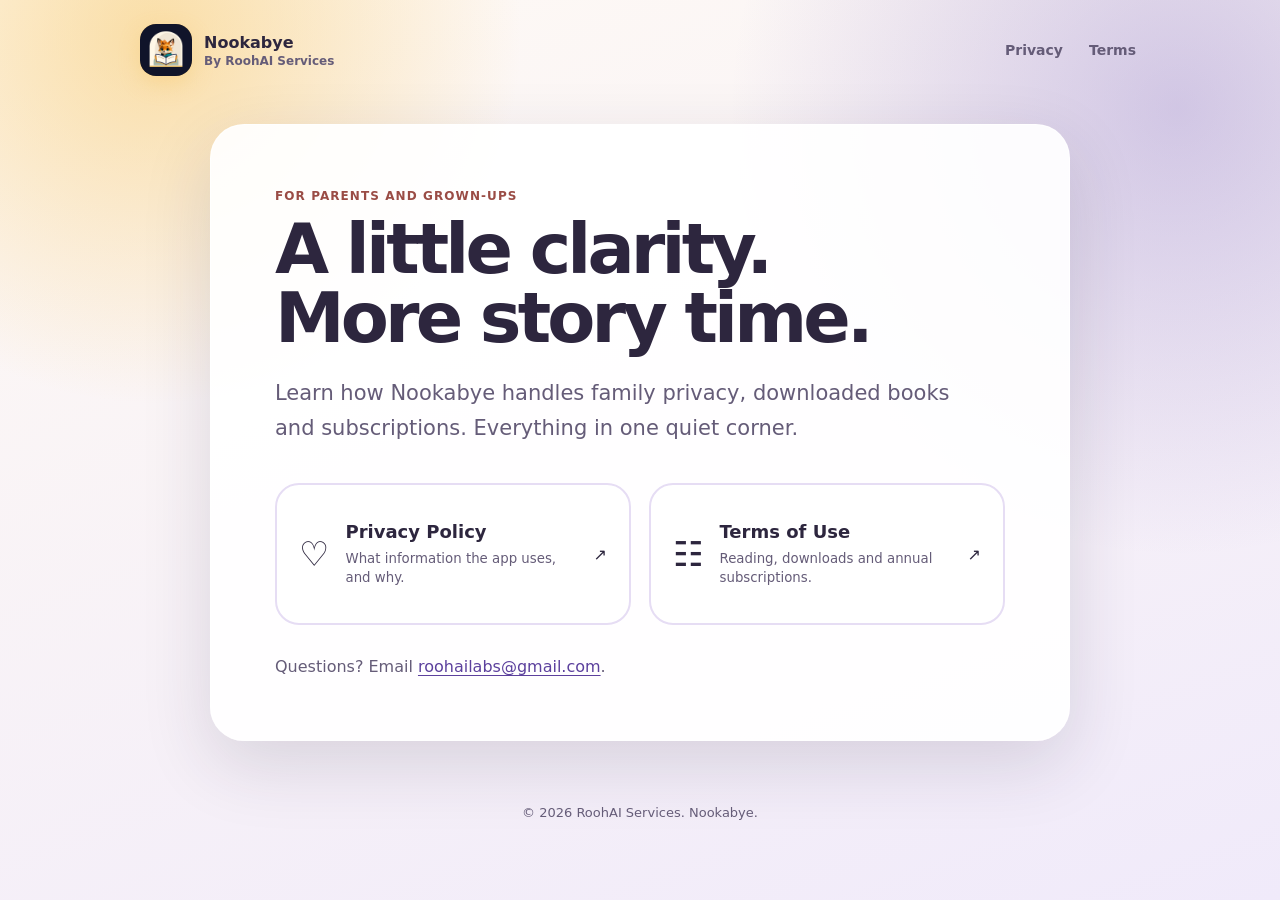
<file: index.html>
<!doctype html>
<html lang="en">
  <head>
    <meta charset="UTF-8" />
    <meta name="viewport" content="width=device-width, initial-scale=1" />
    <meta name="theme-color" content="#6950b5" />
    <meta name="description" content="Privacy Policy and Terms of Use for Nookabye, by RoohAI Services." />
    <link rel="icon" type="image/png" href="assets/fox-icon.png" />
    <link rel="stylesheet" href="styles.css" />
    <title>Nookabye — Privacy &amp; Terms</title>
  </head>
  <body>
    <a class="skip-link" href="#main">Skip to content</a>
    <header class="site-header">
      <a class="brand" href="index.html" aria-label="Nookabye legal home">
        <img class="brand-mark" src="assets/fox-icon.png" alt="" width="52" height="52" />
        <span><strong>Nookabye</strong><small>By RoohAI Services</small></span>
      </a>
      <nav class="header-links" aria-label="Legal pages">
        <a href="privacy.html">Privacy</a>
        <a href="terms.html">Terms</a>
      </nav>
    </header>
    <main id="main" class="home-card">
      <p class="eyebrow">For parents and grown-ups</p>
      <h1>A little clarity.<br />More story time.</h1>
      <p class="intro">Learn how Nookabye handles family privacy, downloaded books and subscriptions. Everything in one quiet corner.</p>
      <nav class="policy-links" aria-label="Legal documents">
        <a class="policy-link" href="privacy.html">
          <span class="policy-icon" aria-hidden="true">♡</span>
          <span><strong>Privacy Policy</strong><small>What information the app uses, and why.</small></span>
          <span aria-hidden="true">↗</span>
        </a>
        <a class="policy-link" href="terms.html">
          <span class="policy-icon" aria-hidden="true">☷</span>
          <span><strong>Terms of Use</strong><small>Reading, downloads and annual subscriptions.</small></span>
          <span aria-hidden="true">↗</span>
        </a>
      </nav>
      <p class="contact-line">Questions? Email <a href="mailto:roohailabs@gmail.com">roohailabs@gmail.com</a>.</p>
    </main>
    <footer>© 2026 RoohAI Services. Nookabye.</footer>
  </body>
</html>
</file>
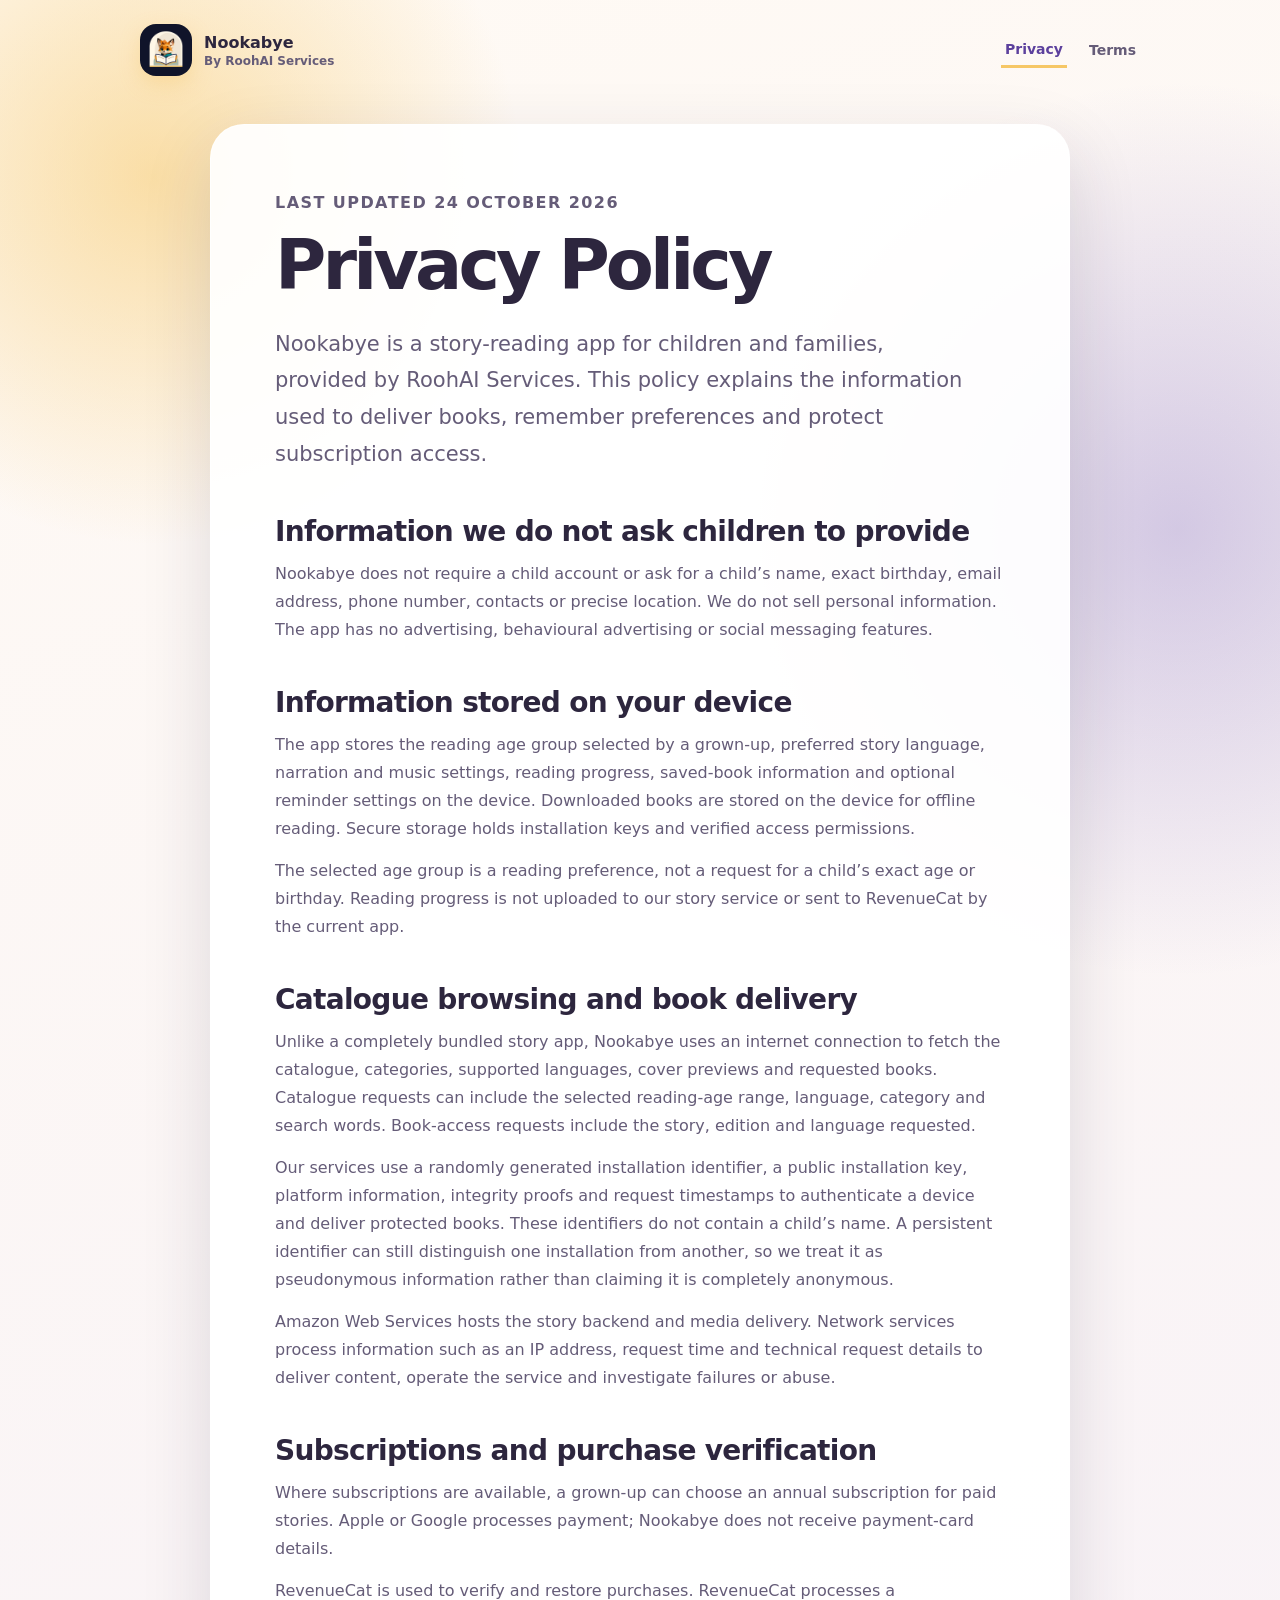
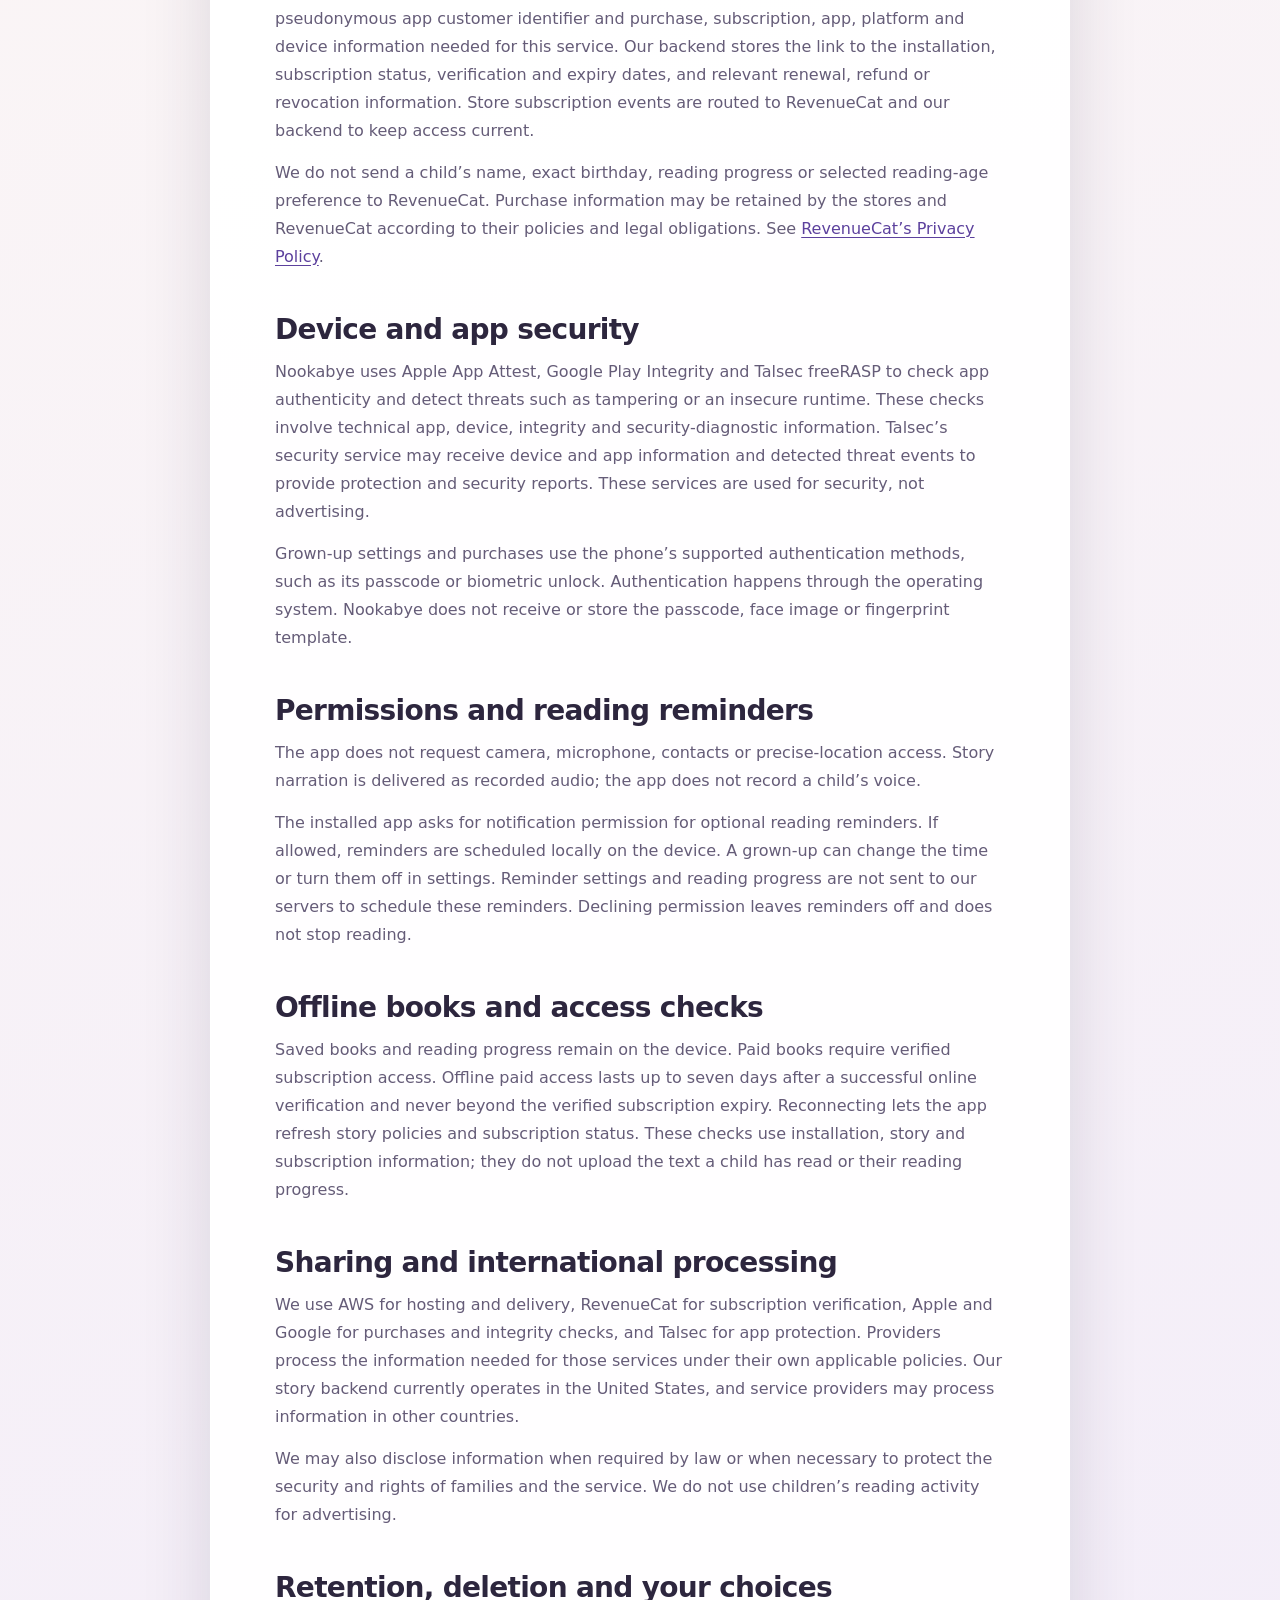
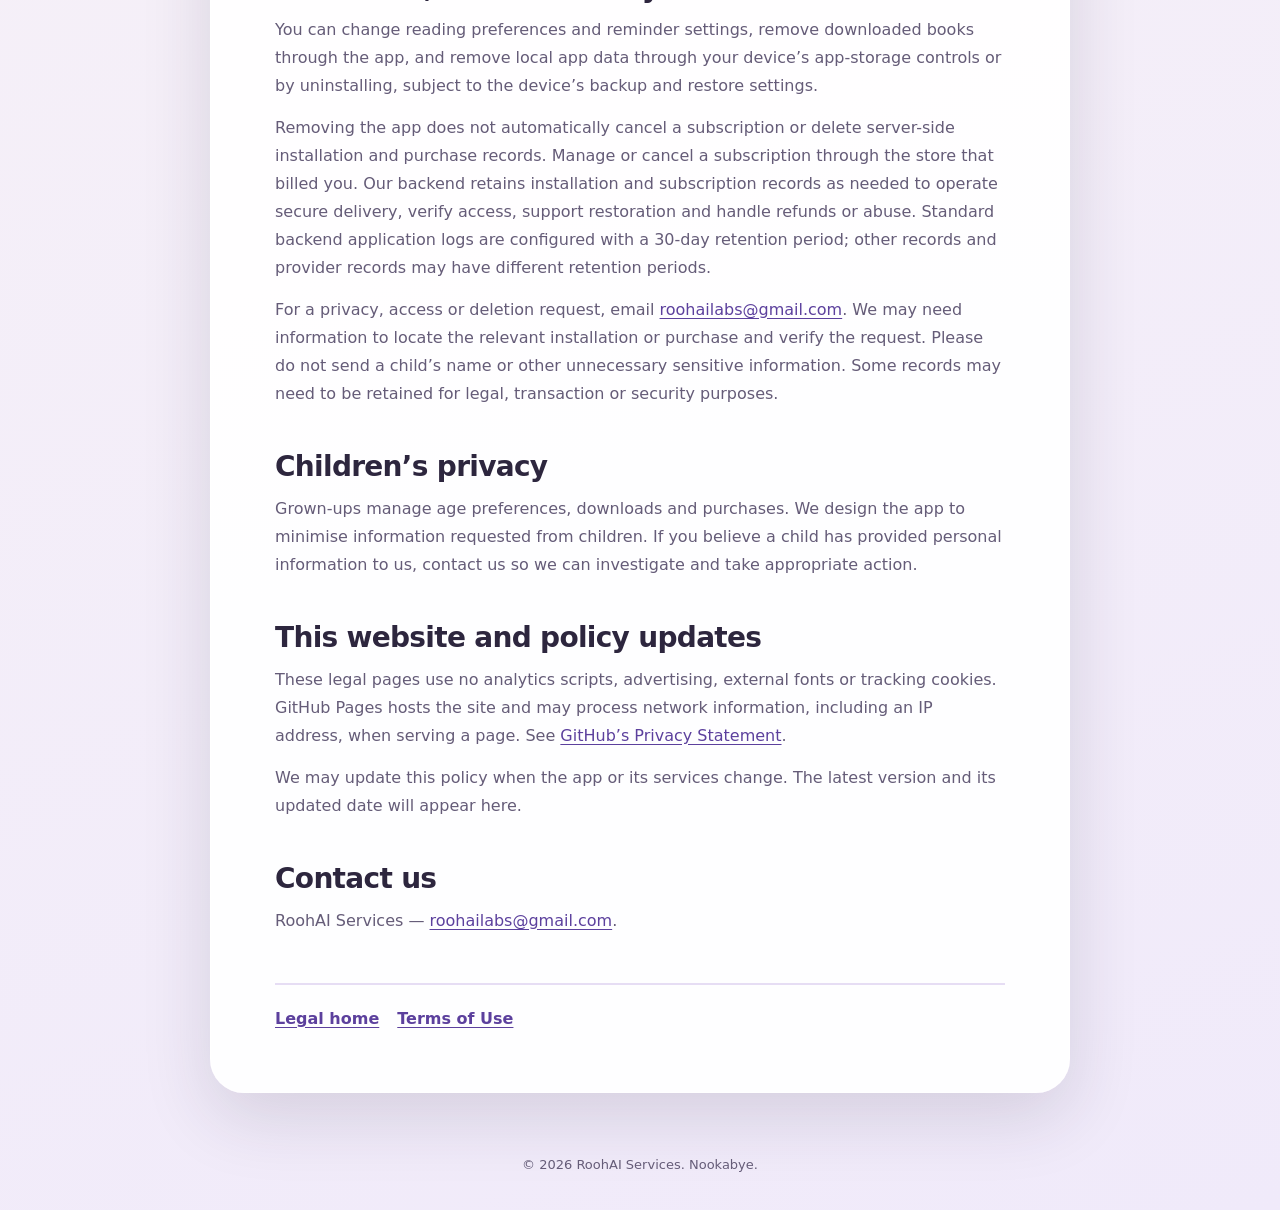
<file: privacy.html>
<!doctype html>
<html lang="en">
  <head>
    <meta charset="UTF-8" />
    <meta name="viewport" content="width=device-width, initial-scale=1" />
    <meta name="theme-color" content="#6950b5" />
    <meta name="description" content="How Nookabye by RoohAI Services handles family privacy, story downloads and subscription verification." />
    <link rel="icon" type="image/png" href="assets/fox-icon.png" />
    <link rel="stylesheet" href="styles.css" />
    <title>Privacy Policy — Nookabye</title>
  </head>
  <body>
    <a class="skip-link" href="#main">Skip to content</a>
    <header class="site-header">
      <a class="brand" href="index.html" aria-label="Nookabye legal home">
        <img class="brand-mark" src="assets/fox-icon.png" alt="" width="52" height="52" />
        <span><strong>Nookabye</strong><small>By RoohAI Services</small></span>
      </a>
      <nav class="header-links" aria-label="Legal pages">
        <a href="privacy.html" aria-current="page">Privacy</a>
        <a href="terms.html">Terms</a>
      </nav>
    </header>
    <main id="main" class="policy-card">
      <p class="eyebrow">Last updated 24 October 2026</p>
      <h1>Privacy Policy</h1>
      <p class="intro">Nookabye is a story-reading app for children and families, provided by RoohAI Services. This policy explains the information used to deliver books, remember preferences and protect subscription access.</p>
      <section>
        <h2>Information we do not ask children to provide</h2>
        <p>Nookabye does not require a child account or ask for a child’s name, exact birthday, email address, phone number, contacts or precise location. We do not sell personal information. The app has no advertising, behavioural advertising or social messaging features.</p>
      </section>
      <section>
        <h2>Information stored on your device</h2>
        <p>The app stores the reading age group selected by a grown-up, preferred story language, narration and music settings, reading progress, saved-book information and optional reminder settings on the device. Downloaded books are stored on the device for offline reading. Secure storage holds installation keys and verified access permissions.</p>
        <p>The selected age group is a reading preference, not a request for a child’s exact age or birthday. Reading progress is not uploaded to our story service or sent to RevenueCat by the current app.</p>
      </section>
      <section>
        <h2>Catalogue browsing and book delivery</h2>
        <p>Unlike a completely bundled story app, Nookabye uses an internet connection to fetch the catalogue, categories, supported languages, cover previews and requested books. Catalogue requests can include the selected reading-age range, language, category and search words. Book-access requests include the story, edition and language requested.</p>
        <p>Our services use a randomly generated installation identifier, a public installation key, platform information, integrity proofs and request timestamps to authenticate a device and deliver protected books. These identifiers do not contain a child’s name. A persistent identifier can still distinguish one installation from another, so we treat it as pseudonymous information rather than claiming it is completely anonymous.</p>
        <p>Amazon Web Services hosts the story backend and media delivery. Network services process information such as an IP address, request time and technical request details to deliver content, operate the service and investigate failures or abuse.</p>
      </section>
      <section>
        <h2>Subscriptions and purchase verification</h2>
        <p>Where subscriptions are available, a grown-up can choose an annual subscription for paid stories. Apple or Google processes payment; Nookabye does not receive payment-card details.</p>
        <p>RevenueCat is used to verify and restore purchases. RevenueCat processes a pseudonymous app customer identifier and purchase, subscription, app, platform and device information needed for this service. Our backend stores the link to the installation, subscription status, verification and expiry dates, and relevant renewal, refund or revocation information. Store subscription events are routed to RevenueCat and our backend to keep access current.</p>
        <p>We do not send a child’s name, exact birthday, reading progress or selected reading-age preference to RevenueCat. Purchase information may be retained by the stores and RevenueCat according to their policies and legal obligations. See <a href="https://www.revenuecat.com/privacy/">RevenueCat’s Privacy Policy</a>.</p>
      </section>
      <section>
        <h2>Device and app security</h2>
        <p>Nookabye uses Apple App Attest, Google Play Integrity and Talsec freeRASP to check app authenticity and detect threats such as tampering or an insecure runtime. These checks involve technical app, device, integrity and security-diagnostic information. Talsec’s security service may receive device and app information and detected threat events to provide protection and security reports. These services are used for security, not advertising.</p>
        <p>Grown-up settings and purchases use the phone’s supported authentication methods, such as its passcode or biometric unlock. Authentication happens through the operating system. Nookabye does not receive or store the passcode, face image or fingerprint template.</p>
      </section>
      <section>
        <h2>Permissions and reading reminders</h2>
        <p>The app does not request camera, microphone, contacts or precise-location access. Story narration is delivered as recorded audio; the app does not record a child’s voice.</p>
        <p>The installed app asks for notification permission for optional reading reminders. If allowed, reminders are scheduled locally on the device. A grown-up can change the time or turn them off in settings. Reminder settings and reading progress are not sent to our servers to schedule these reminders. Declining permission leaves reminders off and does not stop reading.</p>
      </section>
      <section>
        <h2>Offline books and access checks</h2>
        <p>Saved books and reading progress remain on the device. Paid books require verified subscription access. Offline paid access lasts up to seven days after a successful online verification and never beyond the verified subscription expiry. Reconnecting lets the app refresh story policies and subscription status. These checks use installation, story and subscription information; they do not upload the text a child has read or their reading progress.</p>
      </section>
      <section>
        <h2>Sharing and international processing</h2>
        <p>We use AWS for hosting and delivery, RevenueCat for subscription verification, Apple and Google for purchases and integrity checks, and Talsec for app protection. Providers process the information needed for those services under their own applicable policies. Our story backend currently operates in the United States, and service providers may process information in other countries.</p>
        <p>We may also disclose information when required by law or when necessary to protect the security and rights of families and the service. We do not use children’s reading activity for advertising.</p>
      </section>
      <section>
        <h2>Retention, deletion and your choices</h2>
        <p>You can change reading preferences and reminder settings, remove downloaded books through the app, and remove local app data through your device’s app-storage controls or by uninstalling, subject to the device’s backup and restore settings.</p>
        <p>Removing the app does not automatically cancel a subscription or delete server-side installation and purchase records. Manage or cancel a subscription through the store that billed you. Our backend retains installation and subscription records as needed to operate secure delivery, verify access, support restoration and handle refunds or abuse. Standard backend application logs are configured with a 30-day retention period; other records and provider records may have different retention periods.</p>
        <p>For a privacy, access or deletion request, email <a href="mailto:roohailabs@gmail.com">roohailabs@gmail.com</a>. We may need information to locate the relevant installation or purchase and verify the request. Please do not send a child’s name or other unnecessary sensitive information. Some records may need to be retained for legal, transaction or security purposes.</p>
      </section>
      <section>
        <h2>Children’s privacy</h2>
        <p>Grown-ups manage age preferences, downloads and purchases. We design the app to minimise information requested from children. If you believe a child has provided personal information to us, contact us so we can investigate and take appropriate action.</p>
      </section>
      <section>
        <h2>This website and policy updates</h2>
        <p>These legal pages use no analytics scripts, advertising, external fonts or tracking cookies. GitHub Pages hosts the site and may process network information, including an IP address, when serving a page. See <a href="https://docs.github.com/en/site-policy/privacy-policies/github-general-privacy-statement">GitHub’s Privacy Statement</a>.</p>
        <p>We may update this policy when the app or its services change. The latest version and its updated date will appear here.</p>
      </section>
      <section>
        <h2>Contact us</h2>
        <p>RoohAI Services — <a href="mailto:roohailabs@gmail.com">roohailabs@gmail.com</a>.</p>
      </section>
      <nav class="bottom-links" aria-label="Related legal pages">
        <a href="index.html">Legal home</a>
        <a href="terms.html">Terms of Use</a>
      </nav>
    </main>
    <footer>© 2026 RoohAI Services. Nookabye.</footer>
  </body>
</html>
</file>
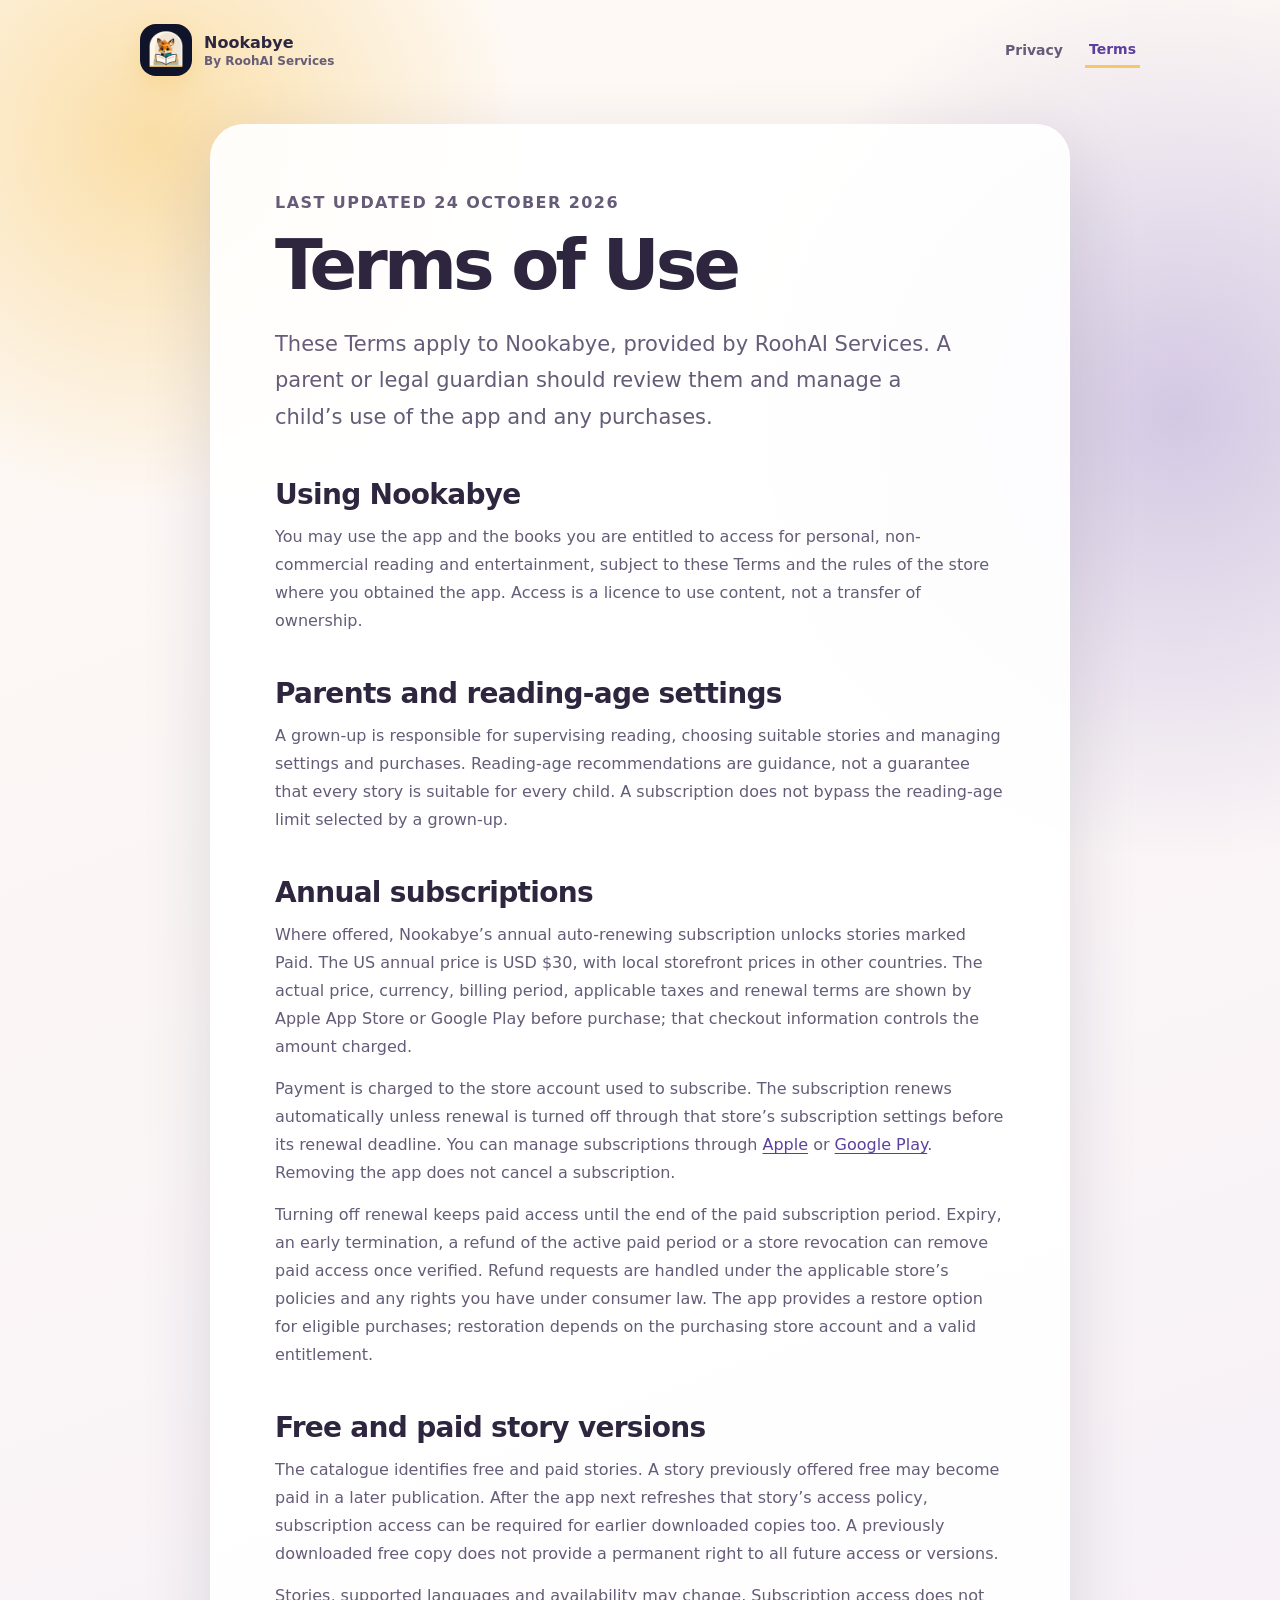
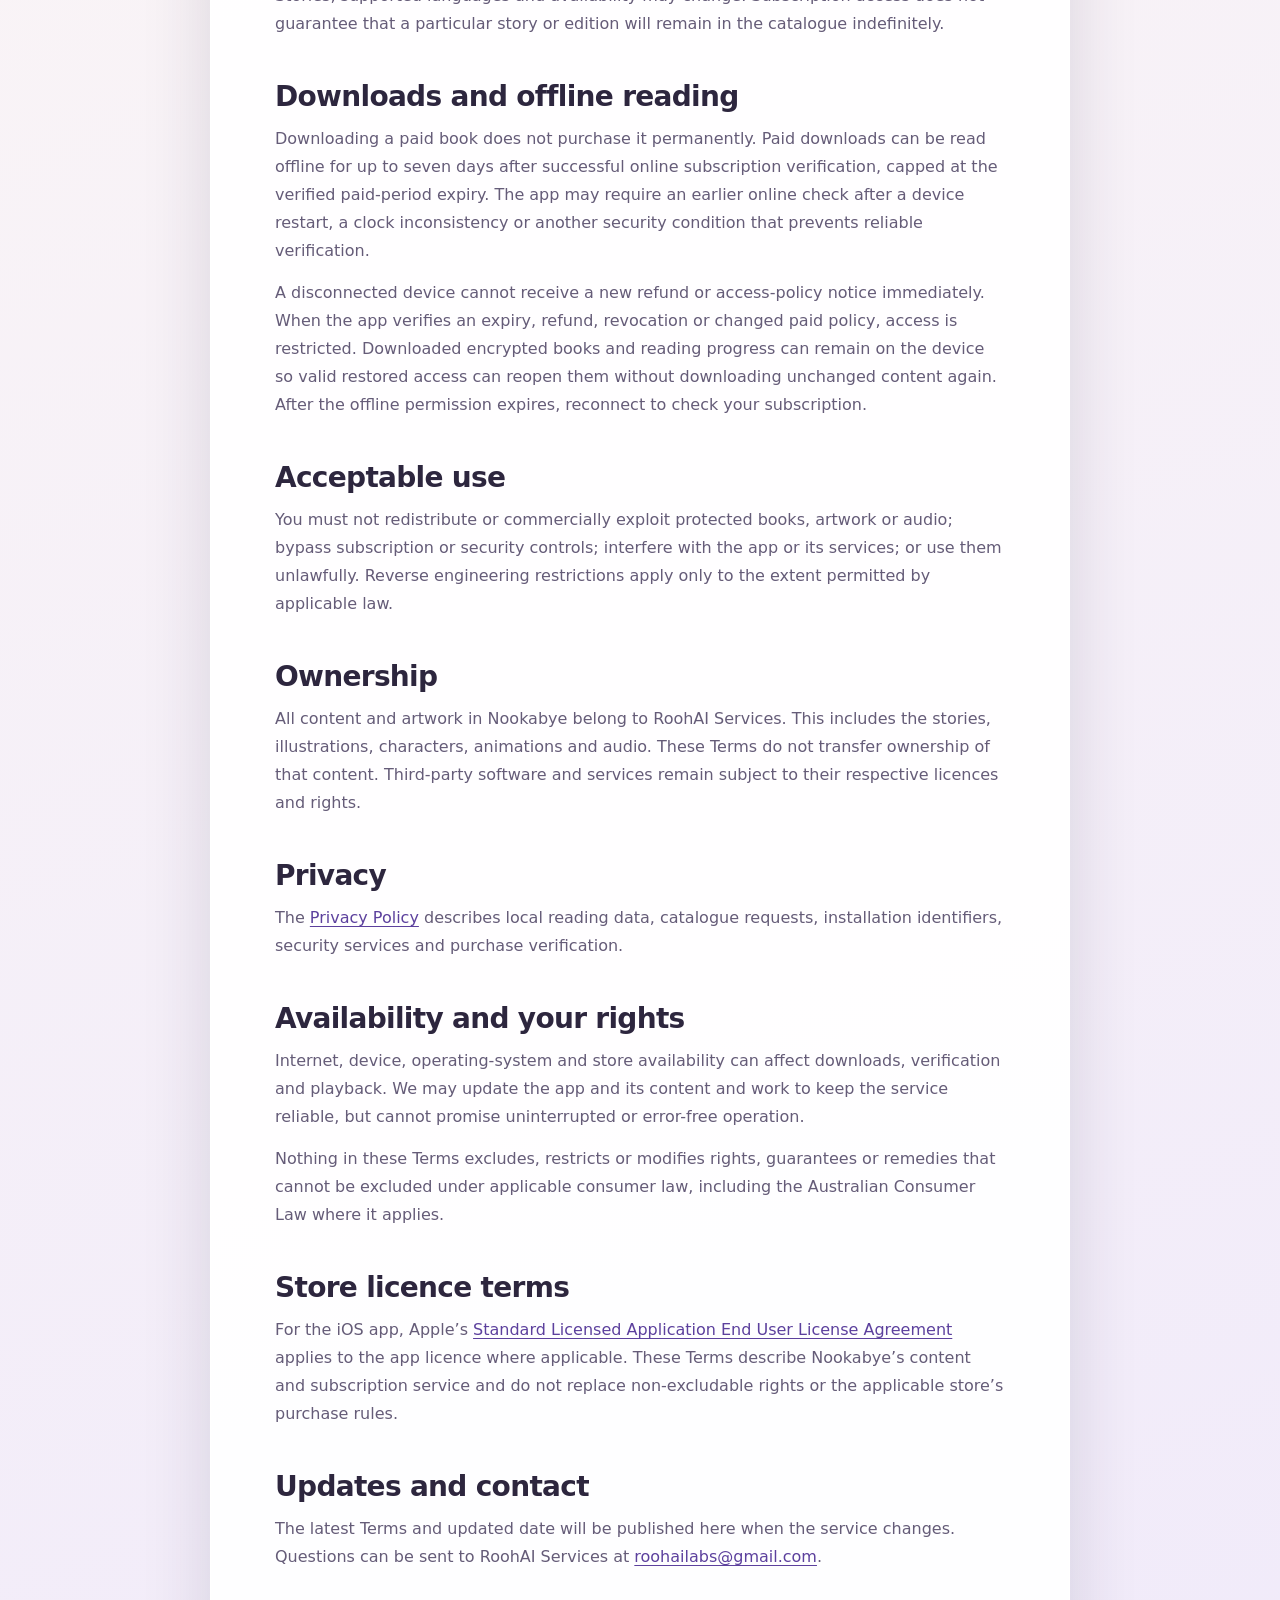
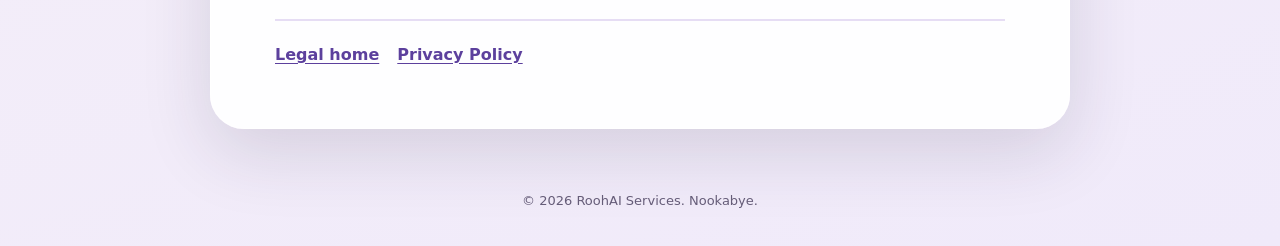
<file: terms.html>
<!doctype html>
<html lang="en">
  <head>
    <meta charset="UTF-8" />
    <meta name="viewport" content="width=device-width, initial-scale=1" />
    <meta name="theme-color" content="#6950b5" />
    <meta name="description" content="Terms for using Nookabye, including annual subscriptions, saved books and offline access." />
    <link rel="icon" type="image/png" href="assets/fox-icon.png" />
    <link rel="stylesheet" href="styles.css" />
    <title>Terms of Use — Nookabye</title>
  </head>
  <body>
    <a class="skip-link" href="#main">Skip to content</a>
    <header class="site-header">
      <a class="brand" href="index.html" aria-label="Nookabye legal home">
        <img class="brand-mark" src="assets/fox-icon.png" alt="" width="52" height="52" />
        <span><strong>Nookabye</strong><small>By RoohAI Services</small></span>
      </a>
      <nav class="header-links" aria-label="Legal pages">
        <a href="privacy.html">Privacy</a>
        <a href="terms.html" aria-current="page">Terms</a>
      </nav>
    </header>
    <main id="main" class="policy-card">
      <p class="eyebrow">Last updated 24 October 2026</p>
      <h1>Terms of Use</h1>
      <p class="intro">These Terms apply to Nookabye, provided by RoohAI Services. A parent or legal guardian should review them and manage a child’s use of the app and any purchases.</p>
      <section>
        <h2>Using Nookabye</h2>
        <p>You may use the app and the books you are entitled to access for personal, non-commercial reading and entertainment, subject to these Terms and the rules of the store where you obtained the app. Access is a licence to use content, not a transfer of ownership.</p>
      </section>
      <section>
        <h2>Parents and reading-age settings</h2>
        <p>A grown-up is responsible for supervising reading, choosing suitable stories and managing settings and purchases. Reading-age recommendations are guidance, not a guarantee that every story is suitable for every child. A subscription does not bypass the reading-age limit selected by a grown-up.</p>
      </section>
      <section>
        <h2>Annual subscriptions</h2>
        <p>Where offered, Nookabye’s annual auto-renewing subscription unlocks stories marked Paid. The US annual price is USD $30, with local storefront prices in other countries. The actual price, currency, billing period, applicable taxes and renewal terms are shown by Apple App Store or Google Play before purchase; that checkout information controls the amount charged.</p>
        <p>Payment is charged to the store account used to subscribe. The subscription renews automatically unless renewal is turned off through that store’s subscription settings before its renewal deadline. You can manage subscriptions through <a href="https://apps.apple.com/account/subscriptions">Apple</a> or <a href="https://play.google.com/store/account/subscriptions">Google Play</a>. Removing the app does not cancel a subscription.</p>
        <p>Turning off renewal keeps paid access until the end of the paid subscription period. Expiry, an early termination, a refund of the active paid period or a store revocation can remove paid access once verified. Refund requests are handled under the applicable store’s policies and any rights you have under consumer law. The app provides a restore option for eligible purchases; restoration depends on the purchasing store account and a valid entitlement.</p>
      </section>
      <section>
        <h2>Free and paid story versions</h2>
        <p>The catalogue identifies free and paid stories. A story previously offered free may become paid in a later publication. After the app next refreshes that story’s access policy, subscription access can be required for earlier downloaded copies too. A previously downloaded free copy does not provide a permanent right to all future access or versions.</p>
        <p>Stories, supported languages and availability may change. Subscription access does not guarantee that a particular story or edition will remain in the catalogue indefinitely.</p>
      </section>
      <section>
        <h2>Downloads and offline reading</h2>
        <p>Downloading a paid book does not purchase it permanently. Paid downloads can be read offline for up to seven days after successful online subscription verification, capped at the verified paid-period expiry. The app may require an earlier online check after a device restart, a clock inconsistency or another security condition that prevents reliable verification.</p>
        <p>A disconnected device cannot receive a new refund or access-policy notice immediately. When the app verifies an expiry, refund, revocation or changed paid policy, access is restricted. Downloaded encrypted books and reading progress can remain on the device so valid restored access can reopen them without downloading unchanged content again. After the offline permission expires, reconnect to check your subscription.</p>
      </section>
      <section>
        <h2>Acceptable use</h2>
        <p>You must not redistribute or commercially exploit protected books, artwork or audio; bypass subscription or security controls; interfere with the app or its services; or use them unlawfully. Reverse engineering restrictions apply only to the extent permitted by applicable law.</p>
      </section>
      <section id="ownership">
        <h2>Ownership</h2>
        <p>All content and artwork in Nookabye belong to RoohAI Services. This includes the stories, illustrations, characters, animations and audio. These Terms do not transfer ownership of that content. Third-party software and services remain subject to their respective licences and rights.</p>
      </section>
      <section>
        <h2>Privacy</h2>
        <p>The <a href="privacy.html">Privacy Policy</a> describes local reading data, catalogue requests, installation identifiers, security services and purchase verification.</p>
      </section>
      <section>
        <h2>Availability and your rights</h2>
        <p>Internet, device, operating-system and store availability can affect downloads, verification and playback. We may update the app and its content and work to keep the service reliable, but cannot promise uninterrupted or error-free operation.</p>
        <p>Nothing in these Terms excludes, restricts or modifies rights, guarantees or remedies that cannot be excluded under applicable consumer law, including the Australian Consumer Law where it applies.</p>
      </section>
      <section>
        <h2>Store licence terms</h2>
        <p>For the iOS app, Apple’s <a href="https://www.apple.com/legal/internet-services/itunes/dev/stdeula/">Standard Licensed Application End User License Agreement</a> applies to the app licence where applicable. These Terms describe Nookabye’s content and subscription service and do not replace non-excludable rights or the applicable store’s purchase rules.</p>
      </section>
      <section>
        <h2>Updates and contact</h2>
        <p>The latest Terms and updated date will be published here when the service changes. Questions can be sent to RoohAI Services at <a href="mailto:roohailabs@gmail.com">roohailabs@gmail.com</a>.</p>
      </section>
      <nav class="bottom-links" aria-label="Related legal pages">
        <a href="index.html">Legal home</a>
        <a href="privacy.html">Privacy Policy</a>
      </nav>
    </main>
    <footer>© 2026 RoohAI Services. Nookabye.</footer>
  </body>
</html>
</file>
<file: styles.css>
/* Adapted for Nookabye on 24 October 2026 from Pip’s Apache-2.0 legal-site template. */
:root {
  color-scheme: light;
  --ink: #2d263e;
  --muted: #655c78;
  --paper: #ffffff;
  --sky: #f0eafa;
  --aqua: #6950b5;
  --aqua-dark: #5c409d;
  --sun: #f6c766;
  --coral: #9a4c45;
  --line: #e6ddf4;
  --shadow: 0 24px 70px rgb(45 38 62 / 14%);
}

* {
  box-sizing: border-box;
}

html {
  min-height: 100%;
  background:
    radial-gradient(circle at 12% 4%, rgb(246 199 102 / 55%), transparent 23rem),
    radial-gradient(circle at 92% 12%, rgb(105 80 181 / 28%), transparent 28rem),
    linear-gradient(160deg, #fffaf4 0%, var(--sky) 100%);
}

body {
  min-height: 100vh;
  margin: 0;
  color: var(--ink);
  font-family:
    Inter, ui-rounded, "SF Pro Rounded", "Segoe UI", system-ui, -apple-system,
    BlinkMacSystemFont, sans-serif;
}

a {
  color: var(--aqua-dark);
  text-underline-offset: 0.18em;
}

.site-header {
  width: min(1000px, calc(100% - 32px));
  margin: 0 auto;
  padding: 24px 0;
  display: flex;
  align-items: center;
  justify-content: space-between;
  gap: 24px;
}

.brand {
  display: inline-flex;
  align-items: center;
  gap: 12px;
  color: var(--ink);
  text-decoration: none;
}

.brand-mark {
  width: 46px;
  height: 46px;
  display: grid;
  place-items: center;
  border-radius: 16px;
  color: var(--ink);
  background: var(--sun);
  box-shadow: 0 8px 20px rgb(246 199 102 / 35%);
  font-size: 24px;
}

.brand strong,
.brand small {
  display: block;
}

.brand strong {
  font-size: 16px;
}

.brand small {
  margin-top: 2px;
  color: var(--muted);
  font-size: 12px;
  font-weight: 700;
}

.header-links {
  display: flex;
  align-items: center;
  gap: 18px;
}

.header-links a {
  padding: 8px 4px;
  color: var(--muted);
  font-size: 14px;
  font-weight: 800;
  text-decoration: none;
}

.header-links a[aria-current="page"] {
  color: var(--aqua-dark);
  border-bottom: 3px solid var(--sun);
}

.home-card,
.policy-card {
  width: min(860px, calc(100% - 32px));
  margin: 24px auto 64px;
  padding: clamp(28px, 6vw, 64px);
  border: 1px solid rgb(255 255 255 / 75%);
  border-radius: 34px;
  background: rgb(255 255 255 / 92%);
  box-shadow: var(--shadow);
}

.home-card {
  min-height: 560px;
  display: flex;
  flex-direction: column;
  justify-content: center;
}

.eyebrow {
  margin: 0 0 12px;
  color: var(--coral);
  font-size: 12px;
  font-weight: 900;
  letter-spacing: 0.09em;
  text-transform: uppercase;
}

h1 {
  max-width: 720px;
  margin: 0;
  font-size: clamp(40px, 7vw, 70px);
  line-height: 0.98;
  letter-spacing: -0.055em;
}

.intro {
  max-width: 700px;
  margin: 24px 0 0;
  color: var(--muted);
  font-size: clamp(18px, 2.5vw, 21px);
  line-height: 1.65;
}

.policy-links {
  margin-top: 38px;
  display: grid;
  grid-template-columns: repeat(2, minmax(0, 1fr));
  gap: 18px;
}

.policy-link {
  min-height: 142px;
  padding: 22px;
  display: grid;
  grid-template-columns: auto 1fr auto;
  align-items: center;
  gap: 16px;
  border: 2px solid var(--line);
  border-radius: 24px;
  color: var(--ink);
  background: var(--paper);
  text-decoration: none;
  transition:
    transform 150ms ease,
    box-shadow 150ms ease,
    border-color 150ms ease;
}

.policy-link:hover,
.policy-link:focus-visible {
  transform: translateY(-3px);
  border-color: var(--aqua);
  box-shadow: 0 15px 34px rgb(105 80 181 / 18%);
}

.policy-icon {
  font-size: 34px;
}

.policy-link strong,
.policy-link small {
  display: block;
}

.policy-link strong {
  font-size: 18px;
}

.policy-link small {
  margin-top: 7px;
  color: var(--muted);
  line-height: 1.45;
}

.contact-line {
  margin: 32px 0 0;
  color: var(--muted);
}

.policy-card h1 {
  margin-bottom: 26px;
}

.policy-card section {
  margin-top: 38px;
  padding-top: 4px;
}

.policy-card h2 {
  margin: 0 0 12px;
  font-size: clamp(22px, 3vw, 28px);
  letter-spacing: -0.025em;
}

.policy-card p,
.policy-card li {
  color: var(--muted);
  font-size: 16px;
  line-height: 1.75;
}

.policy-card p {
  margin: 0 0 14px;
}

.policy-card ul {
  margin: 12px 0 0;
  padding-left: 24px;
}

.bottom-links {
  margin-top: 48px;
  padding-top: 24px;
  display: flex;
  flex-wrap: wrap;
  gap: 18px;
  border-top: 2px solid var(--line);
}

.bottom-links a {
  font-weight: 800;
}

footer {
  width: min(860px, calc(100% - 32px));
  margin: 0 auto;
  padding: 0 0 38px;
  color: var(--muted);
  text-align: center;
  font-size: 13px;
}

@media (max-width: 680px) {
  .site-header {
    align-items: flex-start;
  }

  .brand strong {
    max-width: 180px;
  }

  .header-links {
    gap: 10px;
  }

  .policy-links {
    grid-template-columns: 1fr;
  }

  .home-card,
  .policy-card {
    margin-top: 10px;
    border-radius: 26px;
  }
}

.brand-mark { width: 52px; height: 52px; object-fit: cover; border-radius: 16px; font-size: inherit; flex-shrink: 0; }
.skip-link { position: absolute; top: -80px; left: 16px; padding: 12px 18px; border-radius: 12px; background: var(--paper); z-index: 10; }
.skip-link:focus { top: 12px; }
a:focus-visible { outline: 3px solid var(--aqua); outline-offset: 5px; border-radius: 5px; }
.policy-card .intro { font-size: clamp(18px, 2.5vw, 21px); }
p, li, a { overflow-wrap: anywhere; }
@media (max-width: 400px) {
  .site-header { gap: 12px; }
  .brand { gap: 8px; }
  .brand-mark { width: 42px; height: 42px; }
  .header-links { gap: 8px; }
  .header-links a { font-size: 13px; }
  .policy-link { gap: 12px; padding: 18px; }
}
@media (prefers-reduced-motion: reduce) {
  .policy-link { transition: none; }
  .policy-link:hover, .policy-link:focus-visible { transform: none; }
}
</file>
